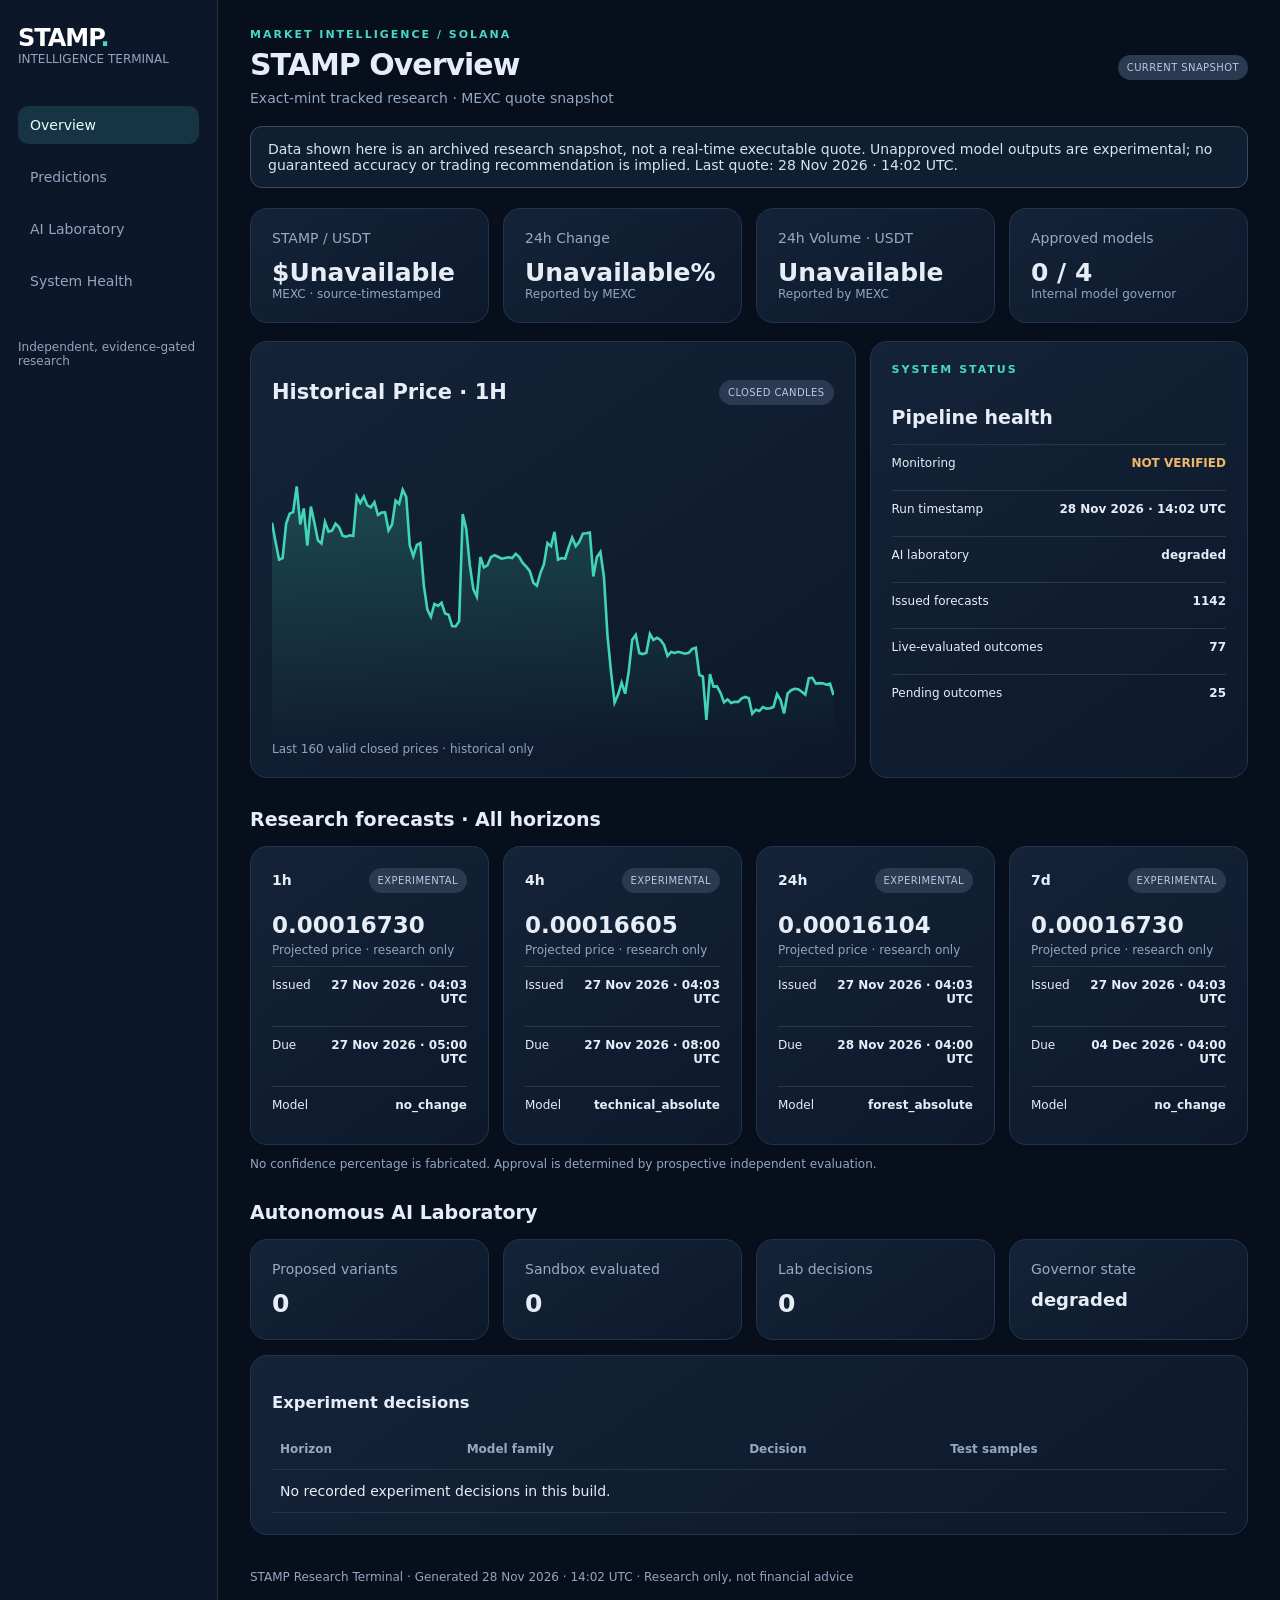
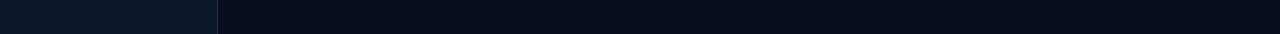
<file: dashboard/index.html>
<!doctype html><html lang="en"><head><meta charset="utf-8"><meta name="viewport" content="width=device-width,initial-scale=1"><meta name="theme-color" content="#080f1c"><title>STAMP · Intelligence Terminal</title><style>*{box-sizing:border-box}body{margin:0;background:#080f1c;color:#e7edf7;font:14px system-ui,-apple-system,Segoe UI,Arial}.layout{display:grid;grid-template-columns:218px minmax(0,1fr);min-height:100vh}.sidebar{background:#0c1729;border-right:1px solid #263347;padding:24px 18px}.brand{font-size:24px;font-weight:900;letter-spacing:-1px;color:#fff}.brand span{color:#46dbc7}.nav{margin-top:40px;display:grid;gap:14px;color:#91a6c2}.nav a{color:inherit;text-decoration:none;padding:11px 12px;border-radius:10px}.nav a:hover,.nav a:first-child{color:#e8fffb;background:#173445}.content{max-width:1500px;width:100%;margin:auto;padding:28px 32px 50px}.between{display:flex;justify-content:space-between;align-items:center;gap:12px;flex-wrap:wrap}.muted,.small{color:#91a6c2}.small{font-size:12px}.eyebrow{text-transform:uppercase;letter-spacing:2px;color:#48d7c5;font-size:11px;font-weight:800}.title{font-size:30px;letter-spacing:-1px;margin:6px 0 8px}.notice{border:1px solid #3b4a63;background:#101e31;padding:14px 17px;border-radius:12px;margin:20px 0;color:#d3e5f3}.grid{display:grid;gap:14px}.metrics{grid-template-columns:repeat(4,minmax(0,1fr))}.metric,.panel,.forecast{border:1px solid #23334b;border-radius:17px;background:linear-gradient(145deg,#142338,#0d192b);padding:21px;min-width:0}.metric .label{color:#98abc4;margin-bottom:12px}.metric .value{font-size:25px;font-weight:800;overflow-wrap:anywhere}.section{font-size:19px;margin:30px 0 16px}.two{grid-template-columns:minmax(0,1.6fr) minmax(0,1fr)}.chart{height:300px;margin-top:20px}.chart svg{height:100%;width:100%}.forecast-grid{grid-template-columns:repeat(4,minmax(0,1fr))}.badge{font-size:10px;border-radius:100px;padding:7px 9px;background:#2b3951;color:#b4c9e3;letter-spacing:.4px}.target{font-size:23px;font-weight:800;margin:19px 0 5px}.kv{display:flex;justify-content:space-between;gap:14px;border-top:1px solid #27384d;padding:11px 0;font-size:12px;margin-top:9px}.kv b{text-align:right;overflow-wrap:anywhere}table{width:100%;border-collapse:collapse}th,td{padding:13px 8px;text-align:left;border-bottom:1px solid #24344b}th{color:#93a9c3;font-size:12px}.healthy{color:#5ce2a9}.warning{color:#f0b76a}@media(max-width:1100px){.forecast-grid,.metrics{grid-template-columns:repeat(2,minmax(0,1fr))}.two{grid-template-columns:1fr}}@media(max-width:720px){.layout{display:block}.sidebar{padding:15px 20px;border-bottom:1px solid #263347}.nav{display:flex;overflow:auto;margin-top:12px;gap:4px}.nav a{white-space:nowrap}.content{padding:21px 16px}.metrics,.forecast-grid{grid-template-columns:1fr 1fr}.metric .value{font-size:19px}.forecast{padding:14px}}@media(max-width:420px){.metrics,.forecast-grid{grid-template-columns:1fr}}</style></head><body><div class="layout"><aside class="sidebar"><div class="brand">STAMP<span>.</span></div><div class="small">INTELLIGENCE TERMINAL</div><nav class="nav"><a href="#overview">Overview</a><a href="#predictions">Predictions</a><a href="#laboratory">AI Laboratory</a><a href="#health">System Health</a></nav><p class="small" style="margin-top:40px">Independent, evidence-gated research</p></aside><main class="content" id="overview"><div class="between"><div><div class="eyebrow">Market intelligence / Solana</div><h1 class="title">STAMP Overview</h1><div class="muted">Exact-mint tracked research · MEXC quote snapshot</div></div><span class="badge">CURRENT SNAPSHOT</span></div><div class="notice">Data shown here is an archived research snapshot, not a real-time executable quote. Unapproved model outputs are experimental; no guaranteed accuracy or trading recommendation is implied. Last quote: 28 Nov 2026 · 14:02 UTC.</div><div class="grid metrics"><div class="metric"><div class="label">STAMP / USDT</div><div class="value">$Unavailable</div><div class="small">MEXC · source-timestamped</div></div><div class="metric"><div class="label">24h Change</div><div class="value">Unavailable%</div><div class="small">Reported by MEXC</div></div><div class="metric"><div class="label">24h Volume · USDT</div><div class="value">Unavailable</div><div class="small">Reported by MEXC</div></div><div class="metric"><div class="label">Approved models</div><div class="value">0 / 4</div><div class="small">Internal model governor</div></div></div><div class="grid two" style="margin-top:18px"><section class="panel"><div class="between"><h2>Historical Price · 1H</h2><span class="badge">CLOSED CANDLES</span></div><div class="chart"><svg aria-label="Historical 1h closes" viewBox="0 0 1000 270" role="img" preserveAspectRatio="none"><defs><linearGradient id="chartfill" x1="0" x2="0" y1="0" y2="1"><stop stop-color="#42d4ba" stop-opacity=".22"/><stop offset="1" stop-color="#42d4ba" stop-opacity="0"/></linearGradient></defs><polygon fill="url(#chartfill)" points="0,270 0.0,72.6 6.3,89.7 12.6,106.0 18.9,104.6 25.2,73.3 31.4,64.5 37.7,63.0 44.0,40.0 50.3,74.2 56.6,59.8 62.9,93.2 69.2,58.1 75.5,72.6 81.8,88.4 88.1,91.3 94.3,72.0 100.6,80.6 106.9,79.7 113.2,73.5 119.5,76.8 125.8,84.4 132.1,85.2 138.4,84.0 144.7,84.6 150.9,49.1 157.2,54.9 163.5,49.1 169.8,57.1 176.1,58.8 182.4,54.2 188.7,65.7 195.0,63.5 201.3,63.3 207.5,79.5 213.8,74.2 220.1,52.7 226.4,55.6 232.7,42.9 239.0,49.4 245.3,93.0 251.6,102.8 257.9,92.7 264.2,91.0 270.4,129.3 276.7,150.9 283.0,157.4 289.3,145.7 295.6,147.5 301.9,144.7 308.2,154.3 314.5,155.4 320.8,165.7 327.0,166.0 333.3,161.3 339.6,64.9 345.9,78.2 352.2,110.6 358.5,132.5 364.8,139.2 371.1,103.5 377.4,112.8 383.6,111.1 389.9,103.6 396.2,101.9 402.5,103.3 408.8,105.0 415.1,104.4 421.4,103.8 427.7,104.4 434.0,100.6 440.3,103.5 446.5,108.8 452.8,112.2 459.1,116.3 465.4,126.6 471.7,129.3 478.0,118.0 484.3,110.0 490.6,91.0 496.9,93.8 503.1,80.9 509.4,105.8 515.7,104.4 522.0,105.0 528.3,94.8 534.6,86.0 540.9,93.8 547.2,89.9 553.5,82.5 559.7,82.2 566.0,81.6 572.3,121.0 578.6,103.6 584.9,99.0 591.2,121.8 597.5,174.4 603.8,207.2 610.1,234.5 616.4,227.3 622.6,216.6 628.9,226.5 635.2,206.9 641.5,177.9 647.8,173.6 654.1,190.0 660.4,190.9 666.7,189.7 673.0,172.8 679.2,178.1 685.5,176.2 691.8,178.2 698.1,182.5 704.4,192.5 710.7,189.0 717.0,189.8 723.3,188.8 729.6,189.6 735.8,190.5 742.1,189.7 748.4,186.1 754.7,185.1 761.0,209.6 767.3,211.1 773.6,250.0 779.9,209.0 786.2,220.2 792.5,219.9 798.7,225.7 805.0,234.3 811.3,231.7 817.6,234.9 823.9,233.8 830.2,233.9 836.5,230.7 842.8,229.5 849.1,230.6 855.3,244.5 861.6,240.9 867.9,242.1 874.2,238.6 880.5,240.0 886.8,239.7 893.1,238.5 899.4,226.9 905.7,232.3 911.9,244.3 918.2,226.3 924.5,223.4 930.8,222.1 937.1,222.5 943.4,224.7 949.7,227.3 956.0,212.5 962.3,212.2 968.6,217.4 974.8,217.0 981.1,217.2 987.4,218.4 993.7,217.4 1000.0,227.7 1000,270"/><polyline fill="none" stroke="#42d4ba" stroke-width="2.6" vector-effect="non-scaling-stroke" points="0.0,72.6 6.3,89.7 12.6,106.0 18.9,104.6 25.2,73.3 31.4,64.5 37.7,63.0 44.0,40.0 50.3,74.2 56.6,59.8 62.9,93.2 69.2,58.1 75.5,72.6 81.8,88.4 88.1,91.3 94.3,72.0 100.6,80.6 106.9,79.7 113.2,73.5 119.5,76.8 125.8,84.4 132.1,85.2 138.4,84.0 144.7,84.6 150.9,49.1 157.2,54.9 163.5,49.1 169.8,57.1 176.1,58.8 182.4,54.2 188.7,65.7 195.0,63.5 201.3,63.3 207.5,79.5 213.8,74.2 220.1,52.7 226.4,55.6 232.7,42.9 239.0,49.4 245.3,93.0 251.6,102.8 257.9,92.7 264.2,91.0 270.4,129.3 276.7,150.9 283.0,157.4 289.3,145.7 295.6,147.5 301.9,144.7 308.2,154.3 314.5,155.4 320.8,165.7 327.0,166.0 333.3,161.3 339.6,64.9 345.9,78.2 352.2,110.6 358.5,132.5 364.8,139.2 371.1,103.5 377.4,112.8 383.6,111.1 389.9,103.6 396.2,101.9 402.5,103.3 408.8,105.0 415.1,104.4 421.4,103.8 427.7,104.4 434.0,100.6 440.3,103.5 446.5,108.8 452.8,112.2 459.1,116.3 465.4,126.6 471.7,129.3 478.0,118.0 484.3,110.0 490.6,91.0 496.9,93.8 503.1,80.9 509.4,105.8 515.7,104.4 522.0,105.0 528.3,94.8 534.6,86.0 540.9,93.8 547.2,89.9 553.5,82.5 559.7,82.2 566.0,81.6 572.3,121.0 578.6,103.6 584.9,99.0 591.2,121.8 597.5,174.4 603.8,207.2 610.1,234.5 616.4,227.3 622.6,216.6 628.9,226.5 635.2,206.9 641.5,177.9 647.8,173.6 654.1,190.0 660.4,190.9 666.7,189.7 673.0,172.8 679.2,178.1 685.5,176.2 691.8,178.2 698.1,182.5 704.4,192.5 710.7,189.0 717.0,189.8 723.3,188.8 729.6,189.6 735.8,190.5 742.1,189.7 748.4,186.1 754.7,185.1 761.0,209.6 767.3,211.1 773.6,250.0 779.9,209.0 786.2,220.2 792.5,219.9 798.7,225.7 805.0,234.3 811.3,231.7 817.6,234.9 823.9,233.8 830.2,233.9 836.5,230.7 842.8,229.5 849.1,230.6 855.3,244.5 861.6,240.9 867.9,242.1 874.2,238.6 880.5,240.0 886.8,239.7 893.1,238.5 899.4,226.9 905.7,232.3 911.9,244.3 918.2,226.3 924.5,223.4 930.8,222.1 937.1,222.5 943.4,224.7 949.7,227.3 956.0,212.5 962.3,212.2 968.6,217.4 974.8,217.0 981.1,217.2 987.4,218.4 993.7,217.4 1000.0,227.7"/></svg></div><div class="small">Last 160 valid closed prices · historical only</div></section><section class="panel" id="health"><div class="eyebrow">System status</div><h2 class="section">Pipeline health</h2><div class="kv"><span>Monitoring</span><b class="warning">NOT VERIFIED</b></div><div class="kv"><span>Run timestamp</span><b>28 Nov 2026 · 14:02 UTC</b></div><div class="kv"><span>AI laboratory</span><b>degraded</b></div><div class="kv"><span>Issued forecasts</span><b>1142</b></div><div class="kv"><span>Live-evaluated outcomes</span><b>77</b></div><div class="kv"><span>Pending outcomes</span><b>25</b></div></section></div><section id="predictions"><h2 class="section">Research forecasts · All horizons</h2><div class="grid forecast-grid"><article class="forecast"><div class="between"><strong>1h</strong><span class="badge">EXPERIMENTAL</span></div><div class="target">0.00016730</div><div class="small">Projected price · research only</div><div class="kv"><span>Issued</span><b>27 Nov 2026 · 04:03 UTC</b></div><div class="kv"><span>Due</span><b>27 Nov 2026 · 05:00 UTC</b></div><div class="kv"><span>Model</span><b>no_change</b></div></article><article class="forecast"><div class="between"><strong>4h</strong><span class="badge">EXPERIMENTAL</span></div><div class="target">0.00016605</div><div class="small">Projected price · research only</div><div class="kv"><span>Issued</span><b>27 Nov 2026 · 04:03 UTC</b></div><div class="kv"><span>Due</span><b>27 Nov 2026 · 08:00 UTC</b></div><div class="kv"><span>Model</span><b>technical_absolute</b></div></article><article class="forecast"><div class="between"><strong>24h</strong><span class="badge">EXPERIMENTAL</span></div><div class="target">0.00016104</div><div class="small">Projected price · research only</div><div class="kv"><span>Issued</span><b>27 Nov 2026 · 04:03 UTC</b></div><div class="kv"><span>Due</span><b>28 Nov 2026 · 04:00 UTC</b></div><div class="kv"><span>Model</span><b>forest_absolute</b></div></article><article class="forecast"><div class="between"><strong>7d</strong><span class="badge">EXPERIMENTAL</span></div><div class="target">0.00016730</div><div class="small">Projected price · research only</div><div class="kv"><span>Issued</span><b>27 Nov 2026 · 04:03 UTC</b></div><div class="kv"><span>Due</span><b>04 Dec 2026 · 04:00 UTC</b></div><div class="kv"><span>Model</span><b>no_change</b></div></article></div><p class="small">No confidence percentage is fabricated. Approval is determined by prospective independent evaluation.</p></section><section id="laboratory"><h2 class="section">Autonomous AI Laboratory</h2><div class="grid metrics"><div class="metric"><div class="label">Proposed variants</div><div class="value">0</div></div><div class="metric"><div class="label">Sandbox evaluated</div><div class="value">0</div></div><div class="metric"><div class="label">Lab decisions</div><div class="value">0</div></div><div class="metric"><div class="label">Governor state</div><div class="value" style="font-size:18px">degraded</div></div></div><div class="panel" style="margin-top:15px;overflow-x:auto"><h3>Experiment decisions</h3><table><thead><tr><th>Horizon</th><th>Model family</th><th>Decision</th><th>Test samples</th></tr></thead><tbody><tr><td colspan="4">No recorded experiment decisions in this build.</td></tr></tbody></table></div></section><footer class="small" style="padding-top:35px">STAMP Research Terminal · Generated 28 Nov 2026 · 14:02 UTC · Research only, not financial advice</footer></main></div></body></html>
</file>
